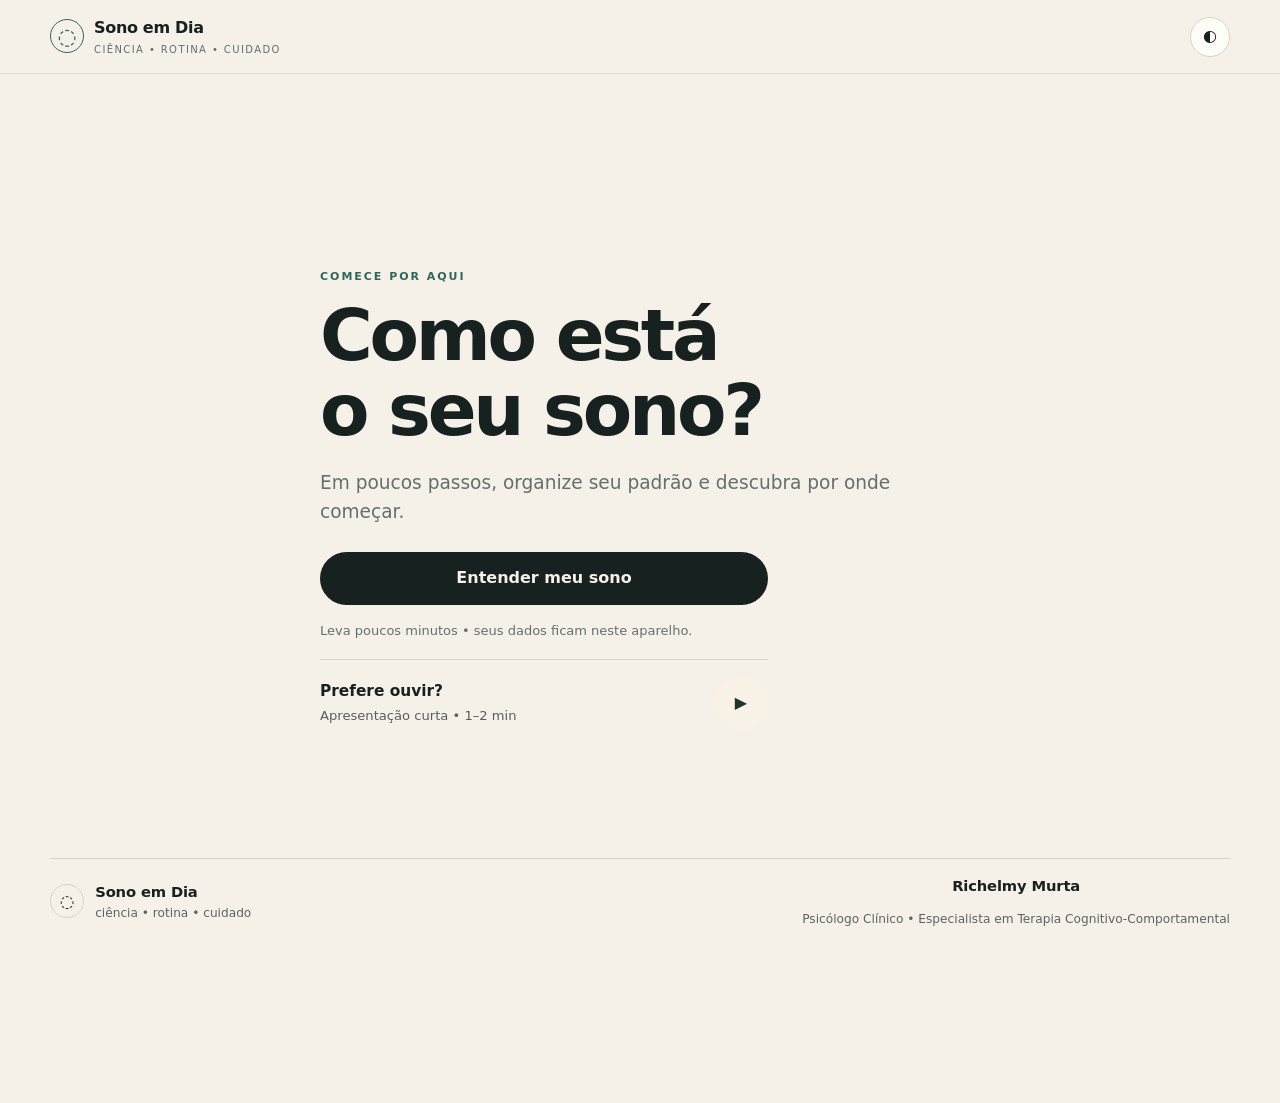
<file: index.html>
<!doctype html>
<html lang="pt-BR" data-theme="auto">
<head>
  <meta charset="utf-8">
  <meta name="viewport" content="width=device-width,initial-scale=1,viewport-fit=cover">
  <meta name="theme-color" content="#f5f1e9">
  <meta name="description" content="Uma jornada baseada em ciência para compreender seu sono, desenvolver hábitos mais funcionais e cuidar melhor das suas noites.">
  <meta name="robots" content="index,follow">
  <meta property="og:type" content="website">
  <meta property="og:url" content="https://ricmurtapsicologia.github.io/sono-em-dia-/">
  <meta property="og:title" content="Sono em Dia | Qualidade do Sono">
  <meta property="og:description" content="Entenda seu sono. Cuide melhor das suas noites.">
  <meta property="og:image" content="https://ricmurtapsicologia.github.io/sono-em-dia-/assets/social-preview.png?v=20260825">
  <meta property="og:image:secure_url" content="https://ricmurtapsicologia.github.io/sono-em-dia-/assets/social-preview.png?v=20260825">
  <meta property="og:image:alt" content="Sono em Dia — Entenda seu sono. Cuide melhor das suas noites.">
  <meta property="og:image:width" content="1200">
  <meta property="og:image:height" content="630">
  <meta property="og:image:type" content="image/png">
  <meta name="twitter:card" content="summary_large_image">
  <meta name="twitter:image" content="https://ricmurtapsicologia.github.io/sono-em-dia-/assets/social-preview.png?v=20260825">
  <title>Sono em Dia | Qualidade do Sono</title>
  <link rel="canonical" href="https://ricmurtapsicologia.github.io/sono-em-dia-/">
  <link rel="icon" href="assets/favicon.svg" type="image/svg+xml">
  <link rel="manifest" href="manifest.webmanifest">
  <link rel="stylesheet" href="css/styles.css">
  <link rel="stylesheet" href="css/refinements.css">
  <link rel="stylesheet" href="css/product-completion.css">
</head>
<body>
  <a class="skip-link" href="#main">Ir para o conteúdo</a>

  <header class="topbar" aria-label="Cabeçalho principal">
    <a class="brand" href="#inicio" data-nav="inicio" aria-label="Sono em Dia — início">
      <span class="brand-mark" aria-hidden="true">◌</span>
      <span><strong>Sono em Dia</strong><small>ciência • rotina • cuidado</small></span>
    </a>
    <div class="topbar-actions">
      <button class="icon-button" id="shareBtn" type="button" aria-label="Compartilhar Sono em Dia" title="Compartilhar">↗</button>
      <button class="icon-button" id="themeBtn" type="button" aria-label="Alternar modo de exibição" title="Alternar tema">◐</button>
    </div>
  </header>

  <main id="main">
    <section class="view active" id="inicio" data-view="inicio" aria-labelledby="homeTitle">
      <div class="hero shell">
        <div class="hero-copy">
          <span class="eyebrow">QUALIDADE DO SONO</span>
          <h1 id="homeTitle">Entenda seu sono.<br>Cuide melhor das suas noites.</h1>
          <p class="hero-lead">Uma jornada guiada para reconhecer padrões, reduzir a luta com o sono e construir uma rotina mais funcional — sem transformar dormir em desempenho.</p>
          <div class="hero-actions">
            <button class="button primary" id="startJourneyBtn" type="button">Começar minha jornada</button>
            <button class="button ghost" id="continueJourneyBtn" type="button">Já comecei — continuar</button>
          </div>
          <p class="privacy-note">Seus registros ficam neste dispositivo. Você pode apagá-los quando quiser.</p>
        </div>
        <div class="hero-panel" aria-label="Resumo da proposta">
          <div class="ambient-orb" aria-hidden="true"></div>
          <p class="panel-kicker">Uma experiência em pequenos passos</p>
          <div class="mini-flow">
            <span>Compreender</span><i>→</i><span>Observar</span><i>→</i><span>Experimentar</span><i>→</i><span>Revisar</span>
          </div>
          <div class="hero-audio">
            <div>
              <small>OUÇA PRIMEIRO</small>
              <strong>Bem-vindo ao Sono em Dia</strong>
              <span>1–2 min • apresentação</span>
            </div>
            <button class="audio-button" type="button" data-audio="welcome" aria-label="Ouvir apresentação">▶</button>
          </div>
        </div>
      </div>

      <div class="shell home-grid" id="homeDashboard" hidden>
        <article class="card prominent">
          <div class="card-header"><span class="eyebrow">SEU SONO HOJE</span><span id="todayDate"></span></div>
          <h2>Como foi sua noite?</h2>
          <p>Um registro curto pela manhã ajuda a enxergar tendências sem ficar preso a uma noite isolada.</p>
          <button class="button primary" type="button" data-nav="registrar">Registrar meu sono</button>
        </article>
        <article class="card">
          <span class="eyebrow">SEU FOCO DE HOJE</span>
          <h3 id="dailyFocusTitle">Regularidade antes de perfeição</h3>
          <p id="dailyFocusText">Um horário de levantar relativamente previsível costuma ser mais útil do que tentar controlar exatamente a hora em que o sono chega.</p>
        </article>
        <article class="card">
          <span class="eyebrow">CONTINUE SUA JORNADA</span>
          <h3 id="nextModuleTitle">1. Entenda seu sono</h3>
          <p id="nextModuleMeta">Leitura + áudio • cerca de 4 min</p>
          <button class="text-button" type="button" data-nav="jornada">Continuar →</button>
        </article>
      </div>

      <section class="shell principles" aria-label="O que você vai desenvolver">
        <article><span>01</span><h3>Compreender</h3><p>Entenda pressão de sono, ritmo circadiano e por que o sono não responde bem à força de vontade.</p></article>
        <article><span>02</span><h3>Observar</h3><p>Registre o essencial e procure padrões de vários dias, em vez de perseguir precisão impossível.</p></article>
        <article><span>03</span><h3>Experimentar</h3><p>Teste mudanças pequenas, contextualizadas e sustentáveis, sem listas rígidas de “regras perfeitas”.</p></article>
      </section>
    </section>

    <section class="view" id="avaliacao" data-view="avaliacao" aria-labelledby="assessmentTitle">
      <div class="shell narrow">
        <button class="back-link" type="button" data-nav="inicio">← Voltar</button>
        <span class="eyebrow">MAPA INICIAL</span>
        <h1 id="assessmentTitle">Vamos conhecer seu sono.</h1>
        <p class="section-lead">Não é um diagnóstico. São perguntas rápidas para organizar o que merece atenção primeiro.</p>
        <div class="progress-track" aria-hidden="true"><span id="assessmentProgress"></span></div>
        <div id="assessmentStep" class="assessment-step" aria-live="polite"></div>
        <div class="assessment-actions">
          <button class="button ghost" id="assessmentBack" type="button">Voltar</button>
          <button class="button primary" id="assessmentNext" type="button">Continuar</button>
        </div>
      </div>
    </section>

    <section class="view" id="mapa" data-view="mapa" aria-labelledby="mapTitle">
      <div class="shell narrow">
        <button class="back-link" type="button" data-nav="inicio">← Início</button>
        <span class="eyebrow">SEU MAPA DO SONO</span>
        <h1 id="mapTitle">Padrões antes de rótulos.</h1>
        <p class="section-lead">Este mapa organiza sinais do seu momento atual. Ele não substitui avaliação profissional.</p>
        <div class="sleep-map" id="sleepMap"></div>
        <article class="card focus-card">
          <span class="eyebrow">FOCO INICIAL</span>
          <ol id="focusList"></ol>
        </article>
        <article class="alert-card" id="professionalAlert" hidden>
          <strong>Talvez valha conversar com um profissional.</strong>
          <p>Alguns aspectos informados podem se beneficiar de avaliação médica ou psicológica individual.</p>
        </article>
        <div class="stack-actions">
          <button class="button primary" type="button" data-nav="jornada">Começar a jornada</button>
          <button class="button ghost" type="button" data-nav="registrar">Fazer meu primeiro registro</button>
        </div>
      </div>
    </section>

    <section class="view" id="jornada" data-view="jornada" aria-labelledby="journeyTitle">
      <div class="shell">
        <span class="eyebrow">JORNADA GUIADA</span>
        <h1 id="journeyTitle">Aprenda em pequenas doses.</h1>
        <p class="section-lead">Entenda → ouça → experimente → observe → leve para hoje.</p>
        <div class="module-grid" id="moduleGrid"></div>
      </div>
    </section>

    <section class="view" id="modulo" data-view="modulo" aria-labelledby="moduleTitle">
      <div class="shell narrow" id="moduleContent"></div>
    </section>

    <section class="view" id="registrar" data-view="registrar" aria-labelledby="diaryTitle">
      <div class="shell narrow">
        <span class="eyebrow">DIÁRIO DO SONO</span>
        <h1 id="diaryTitle">Registre o essencial.</h1>
        <p class="section-lead">Estimativas consistentes são mais úteis do que tentar lembrar cada minuto com precisão.</p>
        <form id="sleepDiaryForm" class="diary-form">
          <div class="field-row">
            <label>Que horas você deitou?<input name="bedTime" type="time" required></label>
            <label>Quando tentou dormir?<input name="trySleepTime" type="time" required></label>
          </div>
          <div class="field-row">
            <label>Quanto tempo levou para dormir?<span class="input-with-unit"><input name="sleepLatency" type="number" min="0" max="480" inputmode="numeric" required><span>min</span></span></label>
            <label>Quantas vezes acordou?<input name="awakenings" type="number" min="0" max="30" inputmode="numeric" required></label>
          </div>
          <label>Tempo total acordado durante a noite<span class="input-with-unit"><input name="waso" type="number" min="0" max="600" inputmode="numeric" required><span>min</span></span></label>
          <div class="field-row">
            <label>Que horas acordou?<input name="wakeTime" type="time" required></label>
            <label>Que horas levantou?<input name="riseTime" type="time" required></label>
          </div>
          <fieldset>
            <legend>Como você percebe a qualidade desta noite?</legend>
            <div class="segmented five" data-scale="quality"></div>
            <input type="hidden" name="quality" required>
          </fieldset>
          <fieldset>
            <legend>Como está sua energia agora?</legend>
            <div class="segmented five" data-scale="energy"></div>
            <input type="hidden" name="energy" required>
          </fieldset>
          <details>
            <summary>Adicionar contexto opcional</summary>
            <div class="optional-grid">
              <label>Cafeína após 16h?<select name="lateCaffeine"><option value="">Não informar</option><option value="no">Não</option><option value="yes">Sim</option></select></label>
              <label>Cochilou ontem?<select name="nap"><option value="">Não informar</option><option value="no">Não</option><option value="yes">Sim</option></select></label>
              <label>Algo relevante?<textarea name="note" rows="3" maxlength="300" placeholder="Opcional. Ex.: viagem, plantão, preocupação fora do habitual..."></textarea></label>
            </div>
          </details>
          <button class="button primary full" type="submit">Salvar registro</button>
        </form>
        <div class="save-confirmation" id="diarySaved" hidden role="status">Registro salvo neste dispositivo.</div>
      </div>
    </section>

    <section class="view" id="ferramentas" data-view="ferramentas" aria-labelledby="toolsTitle">
      <div class="shell">
        <span class="eyebrow">FERRAMENTAS</span>
        <h1 id="toolsTitle">O que você precisa agora?</h1>
        <p class="section-lead">Escolha pelo que está acontecendo neste momento, não pela técnica.</p>
        <div class="tool-grid" id="toolGrid"></div>

        <div class="section-divider"></div>
        <div class="section-heading">
          <div><span class="eyebrow">CENTRAL DE ÁUDIOS</span><h2>Ouvir sem precisar “fazer direito”.</h2></div>
          <p>Os áudios foram roteirizados para soar como uma conversa curta, não como locução institucional.</p>
        </div>
        <div class="audio-library" id="audioLibrary"></div>
      </div>
    </section>

    <section class="view" id="audio" data-view="audio" aria-labelledby="audioTitle">
      <div class="shell narrow" id="audioExperience"></div>
    </section>

    <section class="view" id="meu-sono" data-view="meu-sono" aria-labelledby="progressTitle">
      <div class="shell">
        <span class="eyebrow">MEU SONO</span>
        <h1 id="progressTitle">Tendências, não notas.</h1>
        <p class="section-lead">Veja padrões de alguns dias sem transformar o sono em uma prova diária.</p>
        <div class="period-tabs" role="tablist" aria-label="Período do relatório">
          <button class="active" type="button" data-days="7">7 dias</button>
          <button type="button" data-days="14">14 dias</button>
          <button type="button" data-days="30">30 dias</button>
        </div>
        <div class="metrics-grid" id="metricsGrid"></div>
        <article class="card insight-card">
          <span class="eyebrow">LEITURA DO PERÍODO</span>
          <p id="periodInsight">Faça alguns registros para que possamos mostrar tendências úteis.</p>
        </article>
        <div class="chart-card">
          <div class="chart-heading"><h2>Regularidade do horário de levantar</h2><span>últimos registros</span></div>
          <div id="riseChart" class="simple-chart" aria-label="Gráfico de horários de levantar"></div>
        </div>
        <div class="plan-grid">
          <article class="card">
            <span class="eyebrow">MEU PLANO DE SONO</span>
            <h3>Transforme aprendizados em um plano pessoal.</h3>
            <button class="text-button" type="button" id="openPlanBtn">Abrir meu plano →</button>
          </article>
          <article class="card danger-zone">
            <span class="eyebrow">PRIVACIDADE</span>
            <h3>Seus dados estão neste dispositivo.</h3>
            <button class="text-button danger" type="button" id="clearDataBtn">Apagar meus dados →</button>
          </article>
        </div>
      </div>
    </section>

    <section class="view" id="plano" data-view="plano" aria-labelledby="planTitle">
      <div class="shell narrow">
        <button class="back-link" type="button" data-nav="meu-sono">← Meu sono</button>
        <span class="eyebrow">MEU PLANO DE SONO</span>
        <h1 id="planTitle">Um plano flexível, feito por você.</h1>
        <p class="section-lead">Não é uma receita perfeita. É um conjunto curto de decisões para diminuir improviso nas noites difíceis.</p>
        <form id="sleepPlanForm" class="plan-form">
          <label>Meu horário de referência para levantar<input type="time" name="anchorRise"></label>
          <label>Minha rotina de desaceleração<textarea name="windDown" rows="3" placeholder="Ex.: encerrar trabalho, luz mais baixa, banho, leitura breve..."></textarea></label>
          <label>Como quero lidar com cafeína<textarea name="caffeinePlan" rows="2"></textarea></label>
          <label>Se eu estiver acordado e frustrado, vou lembrar que…<textarea name="awakePlan" rows="3"></textarea></label>
          <label>Depois de uma noite ruim, quero evitar…<textarea name="badNightPlan" rows="3"></textarea></label>
          <label>O que já percebi que funciona para mim<textarea name="works" rows="3"></textarea></label>
          <button class="button primary full" type="submit">Salvar meu plano</button>
        </form>
        <button class="button ghost full" id="printPlanBtn" type="button">Imprimir / salvar como PDF</button>
      </div>
    </section>

    <section class="view" id="sobre" data-view="sobre" aria-labelledby="aboutTitle">
      <div class="shell narrow prose">
        <span class="eyebrow">SOBRE</span>
        <h1 id="aboutTitle">Sono em Dia</h1>
        <p>Esta plataforma oferece educação e ferramentas psicológicas para compreensão do sono, com referências em ciência do sono e princípios contemporâneos da Terapia Cognitivo-Comportamental para Insônia (TCC-I).</p>
        <p>O conteúdo foi desenhado para apoiar autocuidado e conversas clínicas. Ele não substitui avaliação médica ou psicológica individual e não realiza diagnóstico automático.</p>
        <h2>Quando procurar avaliação</h2>
        <p>Ronco intenso, pausas respiratórias percebidas, engasgos durante o sono, sonolência incapacitante, adormecer ao dirigir, comportamentos incomuns durante o sono ou mudanças extremas na necessidade de dormir merecem avaliação profissional.</p>
        <p>Em situação de risco imediato ou emergência, procure o serviço de emergência da sua região.</p>
      </div>
    </section>

    <section class="view" id="referencias" data-view="referencias" aria-labelledby="referencesTitle">
      <div class="shell narrow prose">
        <span class="eyebrow">BASE CIENTÍFICA</span>
        <h1 id="referencesTitle">Referências essenciais</h1>
        <p>O conteúdo prioriza TCC-I multicomponente e evita tratar “higiene do sono” isoladamente como solução universal.</p>
        <ul class="reference-list">
          <li>American Academy of Sleep Medicine. Behavioral and psychological treatments for chronic insomnia disorder in adults: clinical practice guideline. 2021.</li>
          <li>Riemann D, et al. The European Insomnia Guideline: an update on the diagnosis and treatment of insomnia 2023.</li>
          <li>U.S. Department of Veterans Affairs / Department of Defense. Clinical Practice Guideline for the Management of Chronic Insomnia Disorder and Obstructive Sleep Apnea. 2025.</li>
          <li>Qaseem A, et al. Management of Chronic Insomnia Disorder in Adults: A Clinical Practice Guideline From the American College of Physicians. 2016.</li>
          <li>Harvey AG. A cognitive model of insomnia. Behaviour Research and Therapy. 2002.</li>
        </ul>
      </div>
    </section>

    <section class="view" id="privacidade" data-view="privacidade" aria-labelledby="privacyTitle">
      <div class="shell narrow prose">
        <span class="eyebrow">PRIVACIDADE</span>
        <h1 id="privacyTitle">Dados mínimos. Controle seu.</h1>
        <p>A versão atual armazena registros do diário, progresso e plano pessoal localmente no navegador deste dispositivo. Esses dados não são enviados automaticamente para o psicólogo nem para um servidor da plataforma.</p>
        <p>Se você limpar os dados do navegador ou usar a opção “Apagar meus dados”, os registros locais serão removidos.</p>
      </div>
    </section>
  </main>

  <nav class="bottom-nav" aria-label="Navegação principal">
    <button type="button" class="active" data-nav="inicio"><span>⌂</span><small>Início</small></button>
    <button type="button" data-nav="jornada"><span>◫</span><small>Jornada</small></button>
    <button type="button" class="nav-record" data-nav="registrar"><span>＋</span><small>Registrar</small></button>
    <button type="button" data-nav="ferramentas"><span>◌</span><small>Ferramentas</small></button>
    <button type="button" data-nav="meu-sono"><span>⌁</span><small>Meu sono</small></button>
  </nav>

  <footer class="footer">
    <div class="shell footer-grid">
      <div>
        <strong class="footer-brand">Sono em Dia</strong>
        <p>Entenda seu sono. Cuide melhor das suas noites.</p>
      </div>
      <div class="professional-signature">
        <strong>Richelmy Murta</strong>
        <span>Psicólogo Clínico</span>
        <span>Especialista em Terapia Cognitivo-Comportamental</span>
      </div>
      <div class="footer-links">
        <button type="button" data-nav="sobre">Sobre</button>
        <button type="button" data-nav="privacidade">Privacidade</button>
        <button type="button" data-nav="referencias">Referências</button>
        <button type="button" id="footerShareBtn">Compartilhar</button>
      </div>
    </div>
    <div class="shell footer-bottom">
      <span>© 2026 Sono em Dia. Conteúdo educativo e de apoio psicológico.</span>
      <span>Não substitui avaliação médica ou psicológica individual.</span>
    </div>
  </footer>

  <div class="toast" id="toast" role="status" aria-live="polite"></div>

  <script src="js/content.js"></script>
  <script src="js/app.js"></script>
  <script src="js/product-completion.js"></script>
  <script src="js/audio-premium.js"></script>
  <script src="js/nav-fix.js"></script>
</body>
</html>
</file>
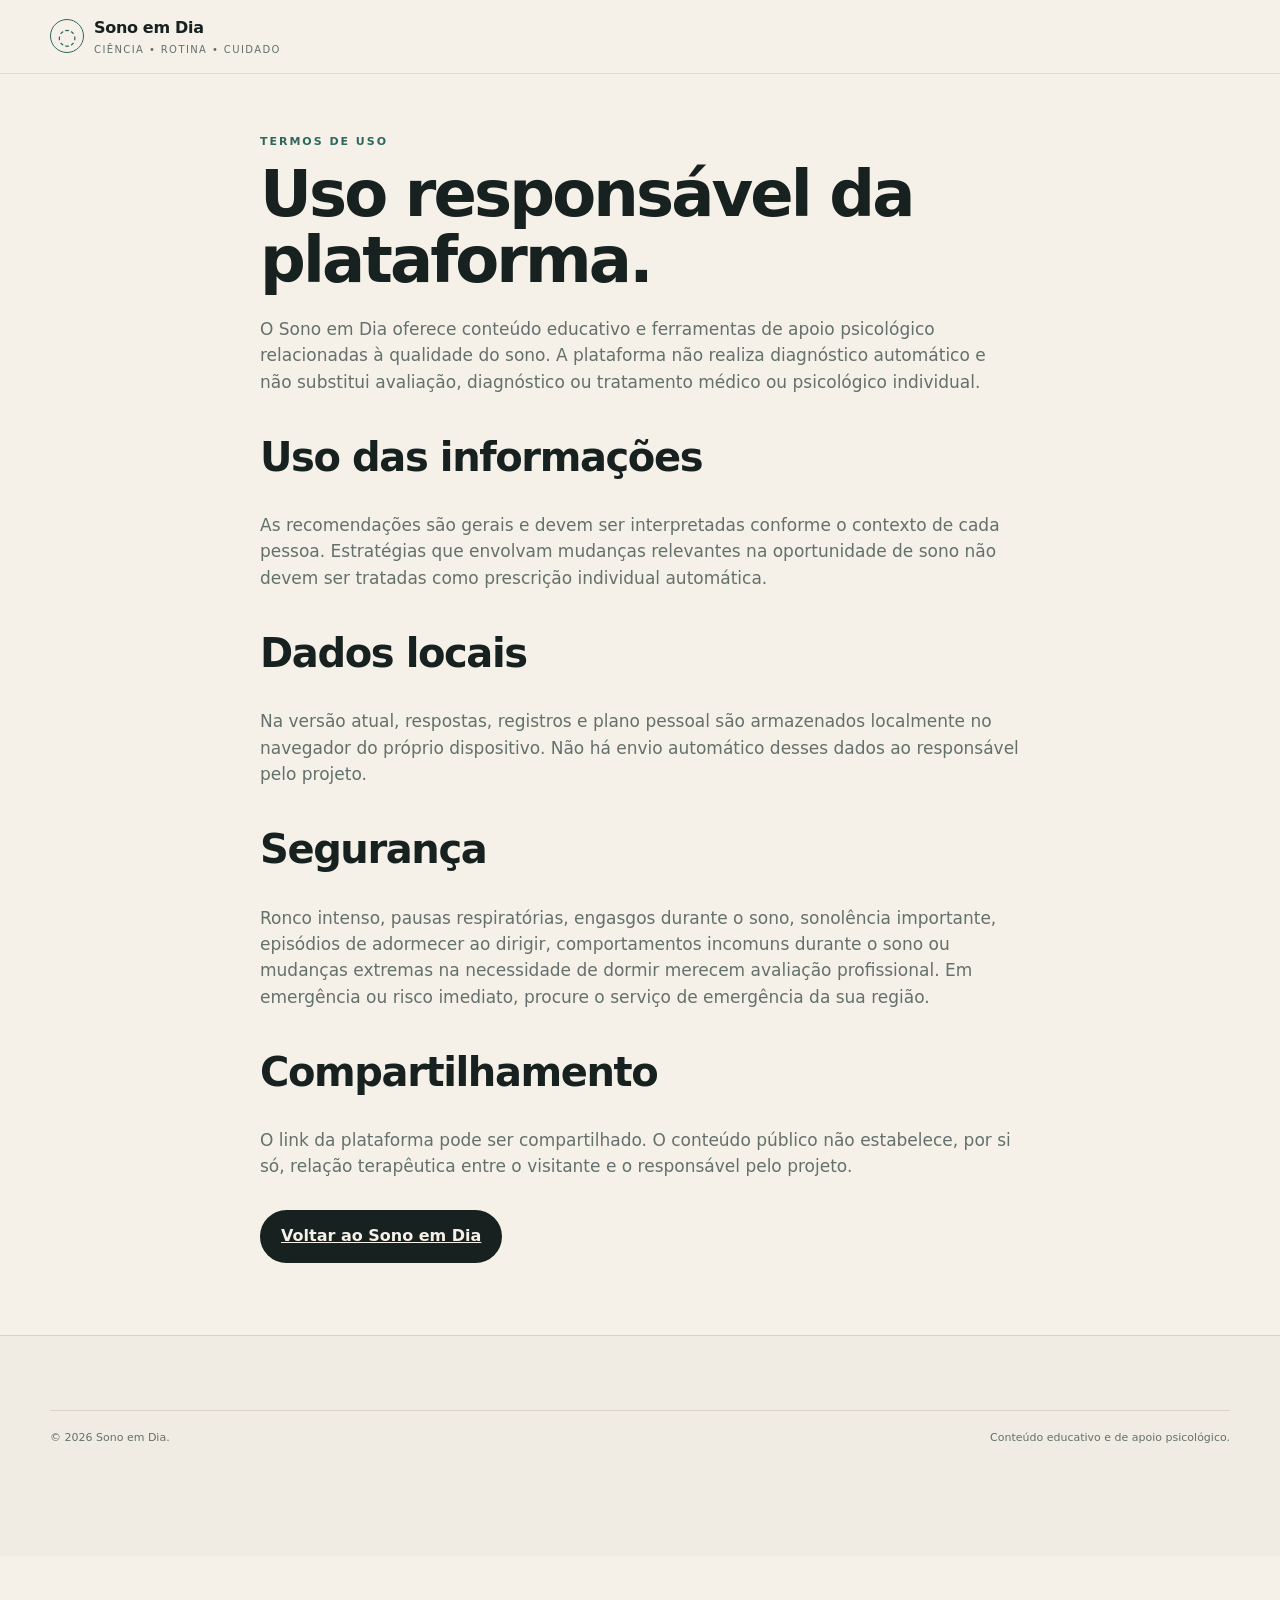
<file: terms.html>
<!doctype html><html lang="pt-BR"><head><meta charset="utf-8"><meta name="viewport" content="width=device-width,initial-scale=1"><meta name="theme-color" content="#f5f1e9"><title>Termos de uso | Sono em Dia</title><link rel="icon" href="assets/favicon.svg" type="image/svg+xml"><link rel="stylesheet" href="css/styles.css"></head><body><header class="topbar"><a class="brand" href="./#inicio"><span class="brand-mark">◌</span><span><strong>Sono em Dia</strong><small>ciência • rotina • cuidado</small></span></a></header><main><section class="view active"><div class="shell narrow prose"><span class="eyebrow">TERMOS DE USO</span><h1>Uso responsável da plataforma.</h1><p>O Sono em Dia oferece conteúdo educativo e ferramentas de apoio psicológico relacionadas à qualidade do sono. A plataforma não realiza diagnóstico automático e não substitui avaliação, diagnóstico ou tratamento médico ou psicológico individual.</p><h2>Uso das informações</h2><p>As recomendações são gerais e devem ser interpretadas conforme o contexto de cada pessoa. Estratégias que envolvam mudanças relevantes na oportunidade de sono não devem ser tratadas como prescrição individual automática.</p><h2>Dados locais</h2><p>Na versão atual, respostas, registros e plano pessoal são armazenados localmente no navegador do próprio dispositivo. Não há envio automático desses dados ao responsável pelo projeto.</p><h2>Segurança</h2><p>Ronco intenso, pausas respiratórias, engasgos durante o sono, sonolência importante, episódios de adormecer ao dirigir, comportamentos incomuns durante o sono ou mudanças extremas na necessidade de dormir merecem avaliação profissional. Em emergência ou risco imediato, procure o serviço de emergência da sua região.</p><h2>Compartilhamento</h2><p>O link da plataforma pode ser compartilhado. O conteúdo público não estabelece, por si só, relação terapêutica entre o visitante e o responsável pelo projeto.</p><div class="stack-actions"><a class="button primary" href="./#inicio">Voltar ao Sono em Dia</a></div></div></section></main><footer class="footer"><div class="shell footer-bottom"><span>© 2026 Sono em Dia.</span><span>Conteúdo educativo e de apoio psicológico.</span></div></footer></body></html>
</file>
<file: css/styles.css>
:root{
  --bg:#f5f1e9;
  --surface:#fffdf8;
  --surface-2:#ece6db;
  --ink:#17211f;
  --muted:#64706b;
  --line:#d9d2c7;
  --accent:#2f665d;
  --accent-2:#b8d0c8;
  --danger:#9a4f43;
  --shadow:0 16px 50px rgba(37,50,46,.08);
  --radius:24px;
  --radius-sm:16px;
  --max:1180px;
  --font:Inter,ui-sans-serif,system-ui,-apple-system,BlinkMacSystemFont,"Segoe UI",sans-serif;
}
*{box-sizing:border-box}
html{scroll-behavior:smooth}
body{margin:0;background:var(--bg);color:var(--ink);font-family:var(--font);line-height:1.55;padding-bottom:84px}
button,input,textarea,select{font:inherit}
button{color:inherit}
a{color:inherit}
[hidden]{display:none!important}
.skip-link{position:fixed;left:12px;top:-80px;background:var(--ink);color:var(--bg);padding:10px 14px;border-radius:10px;z-index:9999}.skip-link:focus{top:12px}
.shell{width:min(calc(100% - 32px),var(--max));margin-inline:auto}.narrow{width:min(calc(100% - 32px),760px)}
.topbar{height:74px;display:flex;align-items:center;justify-content:space-between;padding:0 max(16px,calc((100vw - var(--max))/2));position:sticky;top:0;z-index:50;background:color-mix(in srgb,var(--bg) 88%,transparent);backdrop-filter:blur(18px);border-bottom:1px solid color-mix(in srgb,var(--line) 70%,transparent)}
.brand{display:flex;align-items:center;gap:10px;text-decoration:none}.brand-mark{width:34px;height:34px;border:1px solid var(--accent);border-radius:50%;display:grid;place-items:center;color:var(--accent);font-size:22px}.brand strong{display:block;letter-spacing:-.02em}.brand small{display:block;color:var(--muted);font-size:10px;text-transform:uppercase;letter-spacing:.14em;margin-top:1px}.topbar-actions{display:flex;gap:8px}.icon-button{width:40px;height:40px;border-radius:50%;border:1px solid var(--line);background:var(--surface);cursor:pointer}.icon-button:hover{border-color:var(--accent)}
.view{display:none;min-height:60vh;padding:54px 0 72px}.view.active{display:block}.eyebrow{display:inline-block;font-size:11px;letter-spacing:.18em;font-weight:750;color:var(--accent);margin-bottom:12px}.section-lead{font-size:18px;color:var(--muted);max-width:680px;margin-top:0}.back-link{border:0;background:none;padding:0;margin:0 0 24px;color:var(--muted);cursor:pointer}.back-link:hover{color:var(--accent)}
h1,h2,h3,p{margin-top:0}h1{font-size:clamp(38px,6vw,72px);line-height:1.03;letter-spacing:-.045em;margin-bottom:22px}h2{font-size:clamp(26px,4vw,40px);line-height:1.1;letter-spacing:-.035em}h3{font-size:21px;line-height:1.22;letter-spacing:-.025em}
.hero{display:grid;grid-template-columns:1.15fr .85fr;gap:28px;align-items:stretch;padding-top:24px}.hero-copy{padding:64px 18px 48px 0}.hero-lead{font-size:20px;color:var(--muted);max-width:660px}.hero-actions,.stack-actions{display:flex;flex-wrap:wrap;gap:12px;margin-top:30px}.privacy-note{font-size:13px;color:var(--muted);margin-top:16px}.button{border:1px solid transparent;border-radius:999px;padding:13px 20px;font-weight:700;cursor:pointer;min-height:48px;transition:.18s ease}.button.primary{background:var(--ink);color:var(--bg)}.button.primary:hover{transform:translateY(-1px);background:var(--accent)}.button.ghost{background:transparent;border-color:var(--line)}.button.ghost:hover{border-color:var(--accent)}.button.full{width:100%}.text-button{border:0;background:none;color:var(--accent);font-weight:750;padding:0;cursor:pointer}.danger{color:var(--danger)}
.hero-panel{position:relative;overflow:hidden;background:linear-gradient(145deg,var(--accent),#1f423d);color:#f8f4ed;border-radius:36px;padding:38px;min-height:470px;box-shadow:var(--shadow);display:flex;flex-direction:column;justify-content:flex-end}.ambient-orb{position:absolute;width:360px;height:360px;border-radius:50%;right:-110px;top:-100px;background:radial-gradient(circle at 35% 35%,rgba(255,255,255,.24),rgba(255,255,255,.02) 67%);border:1px solid rgba(255,255,255,.18)}.panel-kicker{font-size:14px;color:rgba(255,255,255,.7)}.mini-flow{display:flex;gap:8px;flex-wrap:wrap;align-items:center;font-size:13px;margin-bottom:34px}.mini-flow span{border:1px solid rgba(255,255,255,.2);padding:7px 10px;border-radius:999px}.mini-flow i{opacity:.55;font-style:normal}.hero-audio{display:flex;align-items:center;justify-content:space-between;gap:20px;border-top:1px solid rgba(255,255,255,.15);padding-top:22px}.hero-audio small,.hero-audio span{display:block;color:rgba(255,255,255,.65);font-size:11px}.hero-audio strong{display:block;margin:3px 0}.audio-button{width:54px;height:54px;border-radius:50%;border:0;background:#f7f1e6;color:#1d342f;font-weight:800;cursor:pointer;flex:0 0 auto}
.principles{display:grid;grid-template-columns:repeat(3,1fr);gap:16px;padding:28px 0 20px}.principles article{border-top:1px solid var(--line);padding:22px 6px}.principles article>span{font-size:12px;color:var(--muted)}.principles h3{margin:10px 0 8px}.principles p{color:var(--muted);font-size:14px}
.home-grid{display:grid;grid-template-columns:1.35fr 1fr 1fr;gap:16px;padding:18px 0 20px}.card{background:var(--surface);border:1px solid var(--line);border-radius:var(--radius);padding:24px;box-shadow:0 1px 0 rgba(0,0,0,.01)}.card.prominent{background:var(--ink);color:var(--bg)}.card.prominent p{color:color-mix(in srgb,var(--bg) 72%,transparent)}.card.prominent .button.primary{background:var(--bg);color:var(--ink)}.card-header{display:flex;justify-content:space-between;gap:16px}.card-header>span:last-child{font-size:12px;opacity:.65}.card p{color:var(--muted)}.card.prominent .eyebrow{color:var(--accent-2)}
.progress-track{height:6px;background:var(--surface-2);border-radius:999px;overflow:hidden;margin:30px 0}.progress-track span{display:block;height:100%;width:0;background:var(--accent);transition:width .25s ease}.assessment-step{min-height:280px;background:var(--surface);border:1px solid var(--line);border-radius:var(--radius);padding:30px}.assessment-step h2{font-size:30px}.choice-list{display:grid;gap:10px;margin-top:24px}.choice{display:flex;align-items:center;gap:12px;border:1px solid var(--line);border-radius:14px;padding:14px 16px;cursor:pointer;background:transparent}.choice:has(input:checked){border-color:var(--accent);background:color-mix(in srgb,var(--accent-2) 35%,var(--surface))}.choice input{accent-color:var(--accent)}.assessment-actions{display:flex;justify-content:space-between;gap:12px;margin-top:16px}
.sleep-map{display:grid;gap:12px;margin:28px 0}.map-row{display:grid;grid-template-columns:1fr auto;align-items:center;gap:18px;background:var(--surface);border:1px solid var(--line);border-radius:18px;padding:18px 20px}.map-row small{display:block;color:var(--muted);margin-top:3px}.map-value{font-weight:800;color:var(--accent);white-space:nowrap}.focus-card ol{padding-left:22px;margin-bottom:0}.focus-card li+li{margin-top:10px}.alert-card{border:1px solid color-mix(in srgb,var(--danger) 35%,var(--line));background:color-mix(in srgb,var(--danger) 6%,var(--surface));border-radius:20px;padding:20px;margin-top:14px}.alert-card p{margin-bottom:0;color:var(--muted)}
.module-grid{display:grid;grid-template-columns:repeat(2,1fr);gap:16px;margin-top:30px}.module-card{background:var(--surface);border:1px solid var(--line);border-radius:var(--radius);padding:26px;position:relative}.module-card.done{border-color:color-mix(in srgb,var(--accent) 45%,var(--line))}.module-number{font-size:12px;color:var(--muted);letter-spacing:.14em}.module-status{position:absolute;right:22px;top:22px;font-size:12px;color:var(--accent)}.module-card p{color:var(--muted)}.module-meta{font-size:12px;color:var(--muted);margin-bottom:18px}.module-section{margin:34px 0}.module-section p,.prose p{font-size:17px;color:var(--muted)}.takeaway{background:color-mix(in srgb,var(--accent-2) 26%,var(--surface));border-left:3px solid var(--accent);border-radius:0 var(--radius-sm) var(--radius-sm) 0;padding:20px 22px}.reflection-box{background:var(--surface);border:1px solid var(--line);border-radius:var(--radius-sm);padding:22px}.reflection-box textarea{width:100%;margin-top:12px}
.diary-form,.plan-form{display:grid;gap:18px;margin-top:30px}.field-row{display:grid;grid-template-columns:1fr 1fr;gap:14px}label,legend{font-size:13px;font-weight:700}.diary-form input,.diary-form textarea,.diary-form select,.plan-form input,.plan-form textarea{display:block;width:100%;margin-top:8px;background:var(--surface);color:var(--ink);border:1px solid var(--line);border-radius:14px;padding:13px 14px;outline:none}.diary-form input:focus,.diary-form textarea:focus,.diary-form select:focus,.plan-form input:focus,.plan-form textarea:focus{border-color:var(--accent);box-shadow:0 0 0 3px color-mix(in srgb,var(--accent) 14%,transparent)}.input-with-unit{display:flex;align-items:center;background:var(--surface);border:1px solid var(--line);border-radius:14px;margin-top:8px}.input-with-unit input{margin:0;border:0;background:transparent}.input-with-unit span{padding-right:14px;color:var(--muted);font-size:12px}.diary-form fieldset{border:0;padding:0;margin:0}.segmented{display:grid;grid-template-columns:repeat(5,1fr);gap:6px;margin-top:8px}.segmented button{border:1px solid var(--line);background:var(--surface);padding:11px 6px;border-radius:12px;cursor:pointer;font-size:12px}.segmented button.selected{border-color:var(--accent);background:var(--accent);color:white}.diary-form details{border:1px solid var(--line);border-radius:14px;padding:14px 16px;background:var(--surface)}.diary-form summary{cursor:pointer;font-weight:700}.optional-grid{display:grid;gap:14px;padding-top:16px}.save-confirmation{margin-top:14px;background:color-mix(in srgb,var(--accent-2) 38%,var(--surface));padding:14px 16px;border-radius:14px}
.tool-grid{display:grid;grid-template-columns:repeat(3,1fr);gap:14px;margin-top:28px}.tool-card{background:var(--surface);border:1px solid var(--line);border-radius:22px;padding:22px;text-align:left;cursor:pointer;min-height:140px}.tool-card:hover{border-color:var(--accent);transform:translateY(-1px)}.tool-card strong{display:block;font-size:18px;margin-bottom:8px}.tool-card span{color:var(--muted);font-size:13px}.section-divider{height:1px;background:var(--line);margin:54px 0}.section-heading{display:grid;grid-template-columns:1.2fr 1fr;gap:24px;align-items:end}.section-heading p{color:var(--muted)}.audio-library{display:grid;grid-template-columns:repeat(2,1fr);gap:12px;margin-top:24px}.audio-card{display:flex;align-items:center;justify-content:space-between;gap:16px;background:var(--surface);border:1px solid var(--line);border-radius:18px;padding:16px}.audio-card small{display:block;color:var(--muted);margin-top:3px}.audio-card button{width:42px;height:42px;border:1px solid var(--line);border-radius:50%;background:transparent;cursor:pointer}.audio-card button:hover{background:var(--accent);color:white;border-color:var(--accent)}
.audio-stage{background:linear-gradient(160deg,#244840,#17332e);color:#f7f2e9;border-radius:32px;padding:34px;min-height:390px;display:flex;flex-direction:column;justify-content:space-between}.audio-stage .eyebrow{color:#b8d0c8}.audio-stage p{color:rgba(255,255,255,.72);font-size:18px}.audio-controls{display:grid;grid-template-columns:auto 1fr auto;gap:16px;align-items:center}.audio-controls button{width:58px;height:58px;border-radius:50%;border:0;background:#f7f2e9;color:#17332e;cursor:pointer}.audio-progress{height:5px;background:rgba(255,255,255,.18);border-radius:999px;overflow:hidden}.audio-progress span{display:block;width:0;height:100%;background:#f7f2e9}.audio-time{font-size:12px;color:rgba(255,255,255,.65)}.transcript{margin-top:18px;border:1px solid var(--line);border-radius:18px;background:var(--surface);padding:16px}.transcript summary{cursor:pointer;font-weight:750}.transcript p{white-space:pre-line;color:var(--muted);font-size:15px;margin-top:16px}
.period-tabs{display:flex;gap:8px;margin:28px 0}.period-tabs button{border:1px solid var(--line);background:transparent;border-radius:999px;padding:9px 14px;cursor:pointer}.period-tabs button.active{background:var(--ink);color:var(--bg);border-color:var(--ink)}.metrics-grid{display:grid;grid-template-columns:repeat(4,1fr);gap:12px}.metric{background:var(--surface);border:1px solid var(--line);border-radius:18px;padding:20px}.metric span{font-size:12px;color:var(--muted)}.metric strong{display:block;font-size:28px;margin-top:8px;letter-spacing:-.03em}.insight-card{margin-top:12px}.chart-card{background:var(--surface);border:1px solid var(--line);border-radius:var(--radius);padding:24px;margin-top:12px}.chart-heading{display:flex;align-items:flex-start;justify-content:space-between;gap:20px}.chart-heading h2{font-size:22px}.chart-heading span{font-size:12px;color:var(--muted)}.simple-chart{height:190px;display:flex;gap:7px;align-items:flex-end;border-bottom:1px solid var(--line);padding-top:18px}.bar-wrap{flex:1;min-width:16px;display:flex;flex-direction:column;align-items:center;justify-content:flex-end;height:100%;gap:6px}.bar{width:min(28px,80%);background:var(--accent-2);border-radius:8px 8px 2px 2px;min-height:4px}.bar-label{font-size:9px;color:var(--muted);writing-mode:vertical-rl;transform:rotate(180deg);height:40px}.plan-grid{display:grid;grid-template-columns:1fr 1fr;gap:12px;margin-top:12px}.danger-zone{border-color:color-mix(in srgb,var(--danger) 30%,var(--line))}
.prose h1{font-size:clamp(40px,6vw,64px)}.prose h2{margin-top:40px}.reference-list{padding-left:20px;color:var(--muted)}.reference-list li+li{margin-top:14px}
.footer{border-top:1px solid var(--line);padding:46px 0 110px;background:color-mix(in srgb,var(--surface-2) 45%,var(--bg))}.footer-grid{display:grid;grid-template-columns:1fr 1fr 1fr;gap:28px}.footer-brand{font-size:22px}.footer p{color:var(--muted);font-size:13px}.professional-signature{display:grid;align-content:start}.professional-signature span{font-size:13px;color:var(--muted)}.footer-links{display:flex;flex-wrap:wrap;align-content:start;gap:10px 18px}.footer-links button{border:0;background:none;padding:0;color:var(--muted);cursor:pointer}.footer-links button:hover{color:var(--accent)}.footer-bottom{border-top:1px solid var(--line);margin-top:28px;padding-top:18px;display:flex;justify-content:space-between;gap:18px;font-size:11px;color:var(--muted)}
.bottom-nav{position:fixed;left:50%;bottom:max(12px,env(safe-area-inset-bottom));transform:translateX(-50%);z-index:100;background:color-mix(in srgb,var(--surface) 92%,transparent);backdrop-filter:blur(22px);border:1px solid var(--line);box-shadow:var(--shadow);border-radius:22px;padding:7px;display:grid;grid-template-columns:repeat(5,68px);gap:2px}.bottom-nav button{border:0;background:none;border-radius:16px;padding:7px 4px;display:grid;place-items:center;gap:2px;cursor:pointer;color:var(--muted)}.bottom-nav button span{font-size:18px;line-height:1}.bottom-nav button small{font-size:9px}.bottom-nav button.active{background:var(--surface-2);color:var(--ink)}.bottom-nav .nav-record{background:var(--ink);color:var(--bg)}.toast{position:fixed;left:50%;bottom:104px;transform:translate(-50%,20px);opacity:0;pointer-events:none;background:var(--ink);color:var(--bg);padding:10px 14px;border-radius:12px;z-index:200;font-size:13px;transition:.2s}.toast.show{opacity:1;transform:translate(-50%,0)}
@media (prefers-reduced-motion:reduce){*,*::before,*::after{scroll-behavior:auto!important;transition:none!important;animation:none!important}}
@media (max-width:900px){.hero{grid-template-columns:1fr}.hero-copy{padding:34px 0 10px}.hero-panel{min-height:330px}.home-grid{grid-template-columns:1fr 1fr}.home-grid .prominent{grid-column:1/-1}.tool-grid{grid-template-columns:1fr 1fr}.metrics-grid{grid-template-columns:1fr 1fr}.footer-grid{grid-template-columns:1fr 1fr}.footer-grid>div:first-child{grid-column:1/-1}}
@media (max-width:620px){body{padding-bottom:78px}.topbar{height:64px}.brand small{display:none}.view{padding:34px 0 58px}.shell,.narrow{width:min(calc(100% - 24px),var(--max))}h1{font-size:42px}.hero{padding-top:0}.hero-copy{padding-top:18px}.hero-lead{font-size:17px}.hero-panel{border-radius:26px;padding:24px;min-height:300px}.principles,.home-grid,.module-grid,.tool-grid,.audio-library,.section-heading,.plan-grid,.footer-grid{grid-template-columns:1fr}.home-grid .prominent,.footer-grid>div:first-child{grid-column:auto}.principles{gap:0}.assessment-step{padding:22px;min-height:250px}.assessment-step h2{font-size:25px}.field-row{grid-template-columns:1fr}.segmented button{font-size:10px;padding:10px 2px}.metrics-grid{grid-template-columns:1fr 1fr}.metric strong{font-size:22px}.bottom-nav{width:calc(100% - 16px);grid-template-columns:repeat(5,1fr);bottom:max(6px,env(safe-area-inset-bottom));border-radius:18px}.bottom-nav button{min-width:0}.footer-bottom{flex-direction:column}.footer{padding-bottom:100px}.audio-stage{padding:24px;min-height:420px}.audio-controls{grid-template-columns:auto 1fr}.audio-time{grid-column:2}.chart-heading{display:block}}
html[data-theme="dark"]{
  --bg:#101715;--surface:#151f1c;--surface-2:#1c2824;--ink:#edf1ec;--muted:#a0aaa5;--line:#2b3834;--accent:#8eb8aa;--accent-2:#375c52;--danger:#d5897d;--shadow:0 18px 55px rgba(0,0,0,.28)
}
@media (prefers-color-scheme:dark){html[data-theme="auto"]{--bg:#101715;--surface:#151f1c;--surface-2:#1c2824;--ink:#edf1ec;--muted:#a0aaa5;--line:#2b3834;--accent:#8eb8aa;--accent-2:#375c52;--danger:#d5897d;--shadow:0 18px 55px rgba(0,0,0,.28)}}
@media print{.topbar,.bottom-nav,.footer,.button,.back-link{display:none!important}.view{display:none!important}#plano.view{display:block!important}.plan-form textarea,.plan-form input{border:0;padding:4px 0}.shell{width:100%}body{background:white;color:black;padding:0}}
</file>
<file: css/refinements.css>
/* Refinamentos de UX — carregado após styles.css */
.assessment-step>p{color:var(--muted);font-size:15px;max-width:640px;margin-bottom:0}
.choice{align-items:flex-start;line-height:1.35}
.choice input{margin-top:.18em;flex:0 0 auto}
.choice span{font-weight:600}

.footer{text-align:center}
.footer-grid{grid-template-columns:1fr;justify-items:center;max-width:820px;gap:22px}
.footer-grid>div{width:100%}
.footer-brand{display:block}
.footer p{margin:6px auto 0;max-width:520px}
.professional-signature{justify-items:center;text-align:center;gap:2px}
.footer-links{justify-content:center;align-content:center}
.footer-bottom{max-width:820px;justify-content:center;align-items:center;text-align:center;flex-direction:column;gap:6px}

.audio-quality-note{margin-top:14px;padding:12px 14px;border:1px solid var(--line);border-radius:14px;background:color-mix(in srgb,var(--surface) 82%,transparent);font-size:13px;color:var(--muted)}
.audio-quality-note strong{color:var(--ink)}
.audio-unavailable{padding:14px 16px;border-radius:14px;background:color-mix(in srgb,var(--danger) 7%,var(--surface));border:1px solid color-mix(in srgb,var(--danger) 26%,var(--line));color:var(--muted);font-size:14px}

@media (max-width:620px){
  .footer-grid,.footer-bottom{max-width:none}
  .footer-links{justify-content:center}
  .assessment-step>p{font-size:14px}
}
</file>
<file: css/product-completion.css>
/* Fechamento de produto — Sono em Dia */
.how-to{padding:6px 0 26px}.how-to[hidden]{display:none!important}.how-to-head{display:flex;justify-content:space-between;align-items:end;gap:20px;margin-bottom:14px}.how-to-head h2{margin-bottom:0;font-size:clamp(24px,3vw,34px)}.how-to-grid{display:grid;grid-template-columns:repeat(4,1fr);gap:10px}.how-to-grid article{background:var(--surface);border:1px solid var(--line);border-radius:18px;padding:18px;display:grid;gap:7px}.how-to-grid b{width:28px;height:28px;border-radius:50%;display:grid;place-items:center;background:var(--ink);color:var(--bg);font-size:12px}.how-to-grid strong{font-size:15px}.how-to-grid span{font-size:12px;color:var(--muted);line-height:1.45}
.habit-lab{margin-top:38px}.habit-grid{display:grid;grid-template-columns:repeat(4,1fr);gap:10px;margin-top:20px}.habit-card{border:1px solid var(--line);background:var(--surface);border-radius:18px;padding:18px;text-align:left;cursor:pointer;min-height:128px;transition:.18s ease}.habit-card:hover,.habit-card.selected{border-color:var(--accent);transform:translateY(-1px)}.habit-card.selected{background:color-mix(in srgb,var(--accent-2) 28%,var(--surface))}.habit-card strong,.habit-card span{display:block}.habit-card strong{margin-bottom:7px}.habit-card span{color:var(--muted);font-size:12px;line-height:1.45}.habit-experiment{margin-top:14px;background:var(--surface);border:1px solid var(--accent);border-radius:20px;padding:22px}.habit-experiment h3{margin-bottom:8px}.habit-experiment p{color:var(--muted);margin-bottom:8px}.habit-experiment small{color:var(--muted)}
.trend-extras{margin-top:12px}.trend-lines{display:grid;grid-template-columns:1fr 1fr 1fr;gap:18px}.trend-lines>div{display:grid;gap:8px}.trend-lines span{font-size:12px;color:var(--muted)}.trend-lines strong{font-size:24px}.trend-lines progress{width:100%;height:8px;accent-color:var(--accent)}
.safety-guide{margin-top:34px;padding:24px;border-radius:20px;background:color-mix(in srgb,var(--danger) 6%,var(--surface));border:1px solid color-mix(in srgb,var(--danger) 25%,var(--line))}.safety-guide h2{margin-top:0}.safety-guide p:last-child{margin-bottom:0}
.bottom-nav button[aria-current="page"]{outline:1px solid color-mix(in srgb,var(--accent) 35%,transparent)}
@media(max-width:900px){.how-to-grid,.habit-grid{grid-template-columns:1fr 1fr}.trend-lines{grid-template-columns:1fr 1fr}}
@media(max-width:620px){.how-to-head{align-items:flex-start;flex-direction:column}.how-to-grid,.habit-grid,.trend-lines{grid-template-columns:1fr}.how-to-grid article{grid-template-columns:auto 1fr;column-gap:12px}.how-to-grid article span{grid-column:2}.habit-card{min-height:0}.safety-guide{padding:20px}}
</file>
